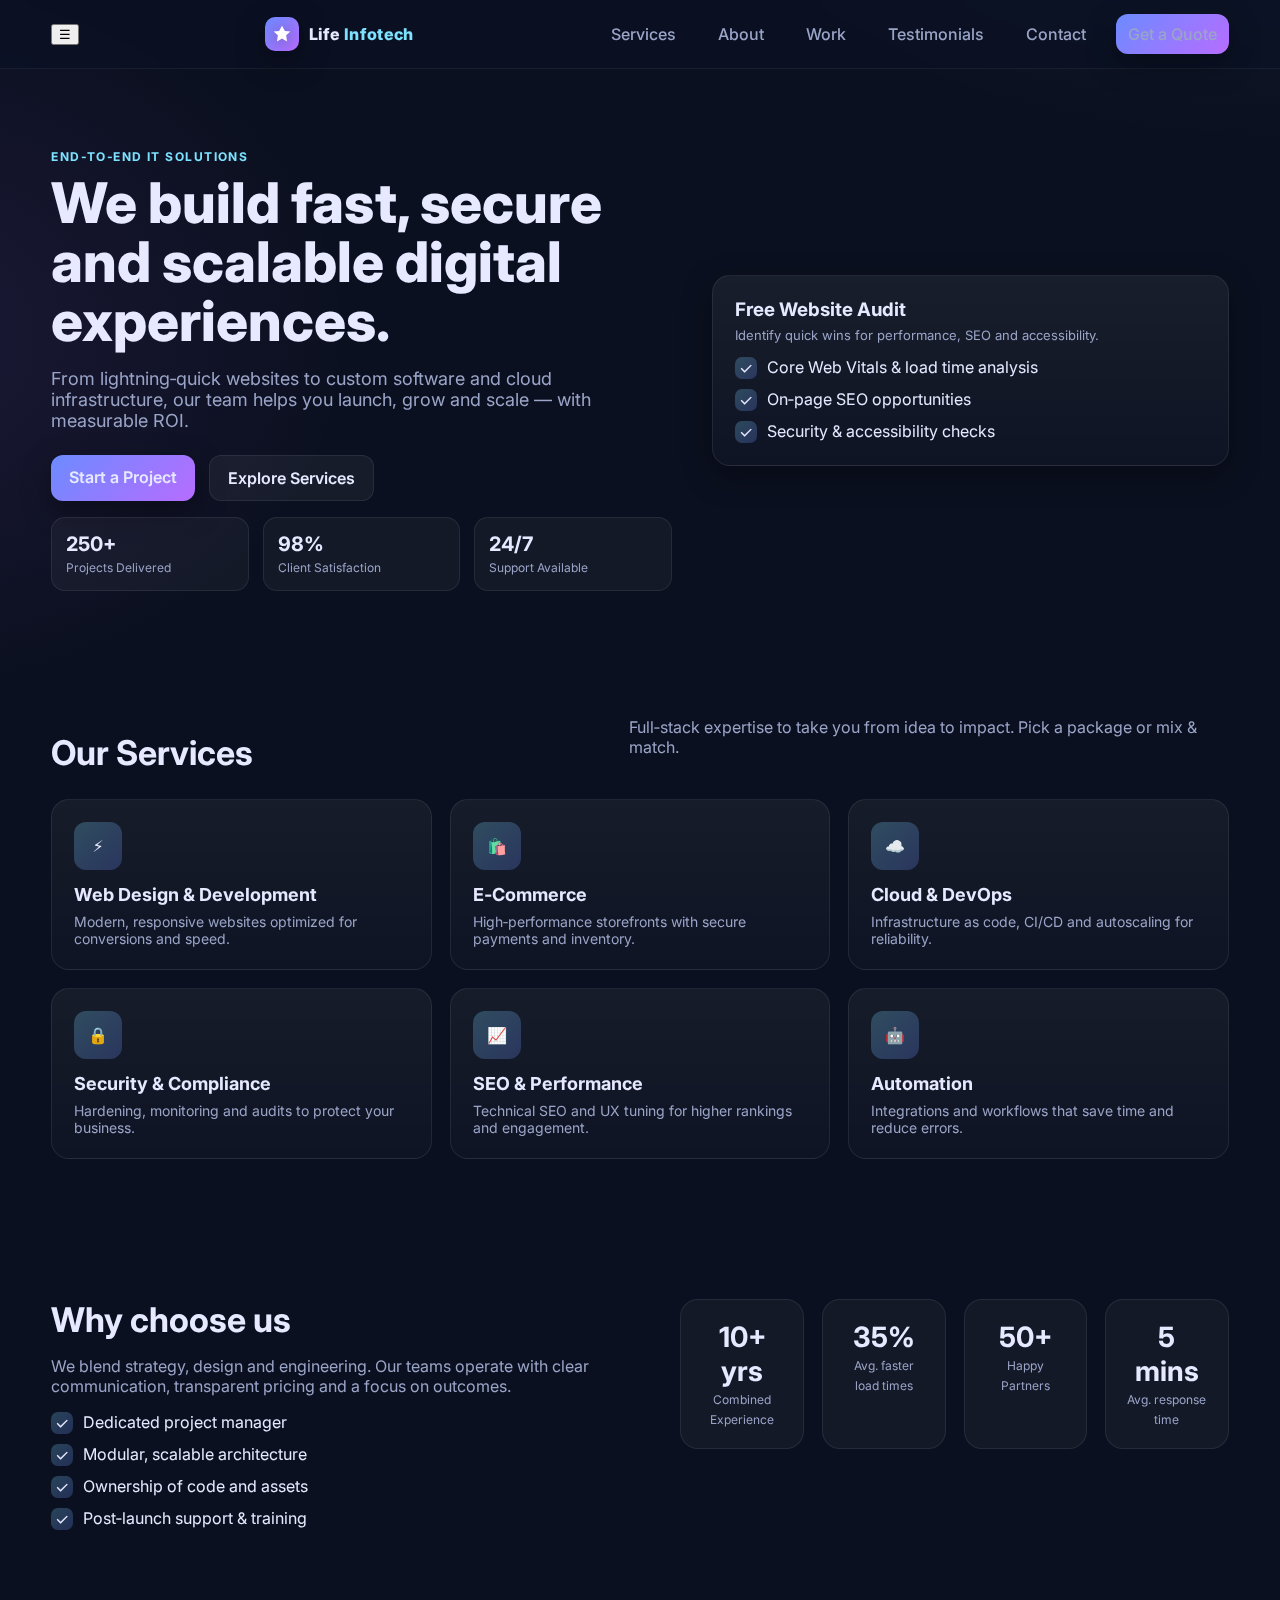
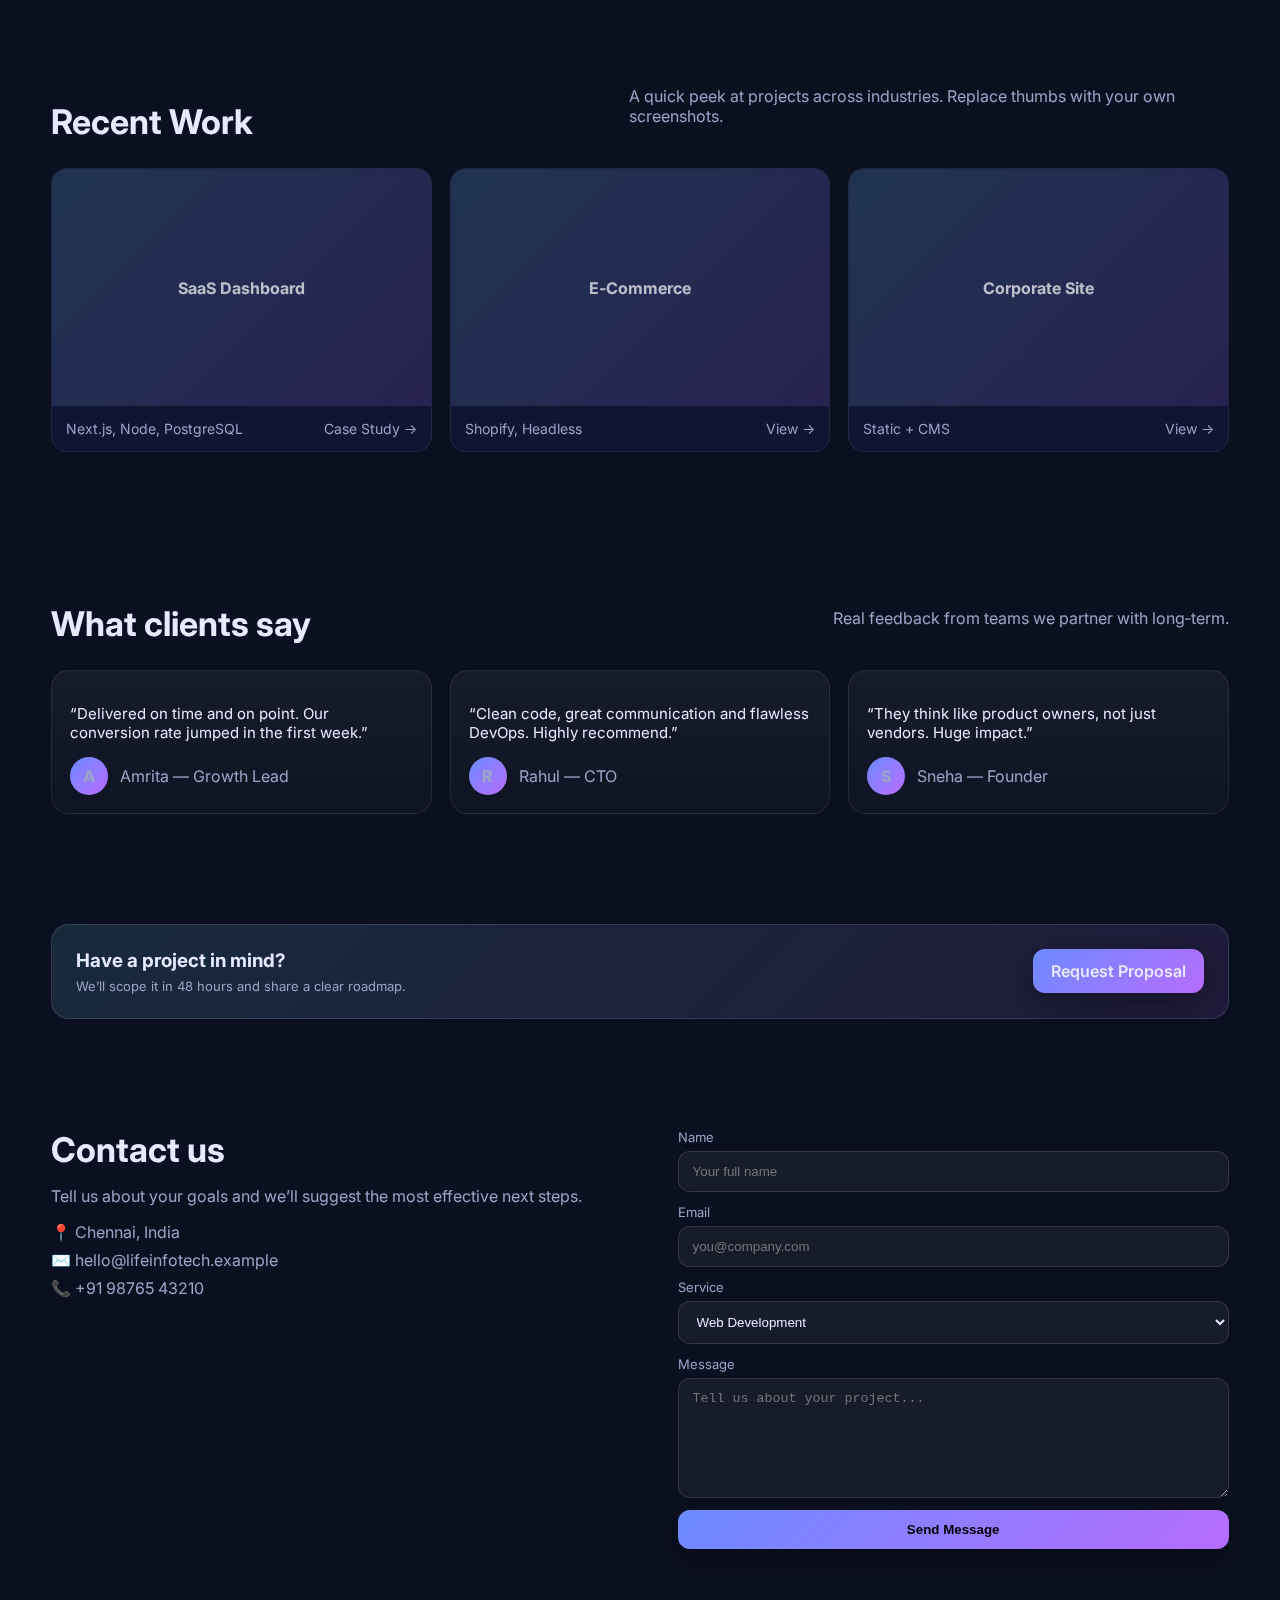
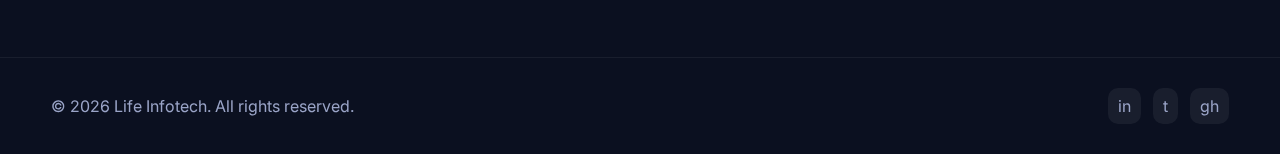
<file: NEW.html>
<!DOCTYPE html>
<html lang="en">
<head>
  <meta charset="UTF-8" />
  <meta name="viewport" content="width=device-width, initial-scale=1" />
  <title>Life Infotech — IT Solutions & Services</title>
  <meta name="description" content="IT services company website template — HTML & CSS only, responsive and fast.">
  <link rel="preconnect" href="https://fonts.googleapis.com">
  <link rel="preconnect" href="https://fonts.gstatic.com" crossorigin>
  <link href="https://fonts.googleapis.com/css2?family=Inter:wght@300;400;500;600;700;800&display=swap" rel="stylesheet">
  <style>
    :root {
      --bg: #0b1020;
      --card: #111735;
      --muted: #9aa4c7;
      --text: #e6e9ff;
      --brand: #6c8bff;
      --brand-2: #7ce2ff;
      --accent: #b76cff;
      --success: #22c55e;
      --warning: #f59e0b;
      --danger: #ef4444;
      --radius: 18px;
      --shadow: 0 10px 30px rgba(0,0,0,.35);
    }
    * { box-sizing: border-box; }
    html { scroll-behavior: smooth; }
    body {
      margin: 0; font-family: Inter, system-ui, -apple-system, Segoe UI, Roboto, Arial, "Noto Sans", sans-serif; color: var(--text); background: radial-gradient(1200px 800px at 100% -10%, rgba(124,226,255,.10), transparent 60%), radial-gradient(800px 600px at -10% 10%, rgba(183,108,255,.10), transparent 60%), var(--bg);
    }
    a { color: inherit; text-decoration: none; }
    img { max-width: 100%; display: block; }
    .container { width: min(1200px, 92%); margin: 0 auto; }

    /* Header */
    header {
      position: sticky; top: 0; z-index: 50; backdrop-filter: saturate(140%) blur(10px);
      background: rgba(11,16,32,.6); border-bottom: 1px solid rgba(255,255,255,.06);
    }
    .nav {
      display: flex; align-items: center; justify-content: space-between; gap: 16px; padding: 14px 0;
    }
    .logo { display: inline-flex; align-items: center; gap: 10px; font-weight: 800; letter-spacing: .3px; }
    .logo-badge { width: 34px; height: 34px; border-radius: 10px; background: linear-gradient(135deg, var(--brand), var(--accent)); display: grid; place-items: center; box-shadow: var(--shadow); }
    .logo-badge svg { filter: drop-shadow(0 2px 8px rgba(0,0,0,.4)); }
    .nav-links { display: flex; gap: 18px; align-items: center; }
    .nav-links a { padding: 10px 12px; border-radius: 12px; color: var(--muted); font-weight: 500; }
    .nav-links a:hover { color: var(--text); background: rgba(255,255,255,.06); }
    .cta { padding: 10px 16px; border-radius: 999px; background: linear-gradient(135deg, var(--brand), var(--accent)); font-weight: 700; box-shadow: var(--shadow); }

    /* Hero */
    .hero { padding: 80px 0 40px; position: relative; overflow: hidden; }
    .hero-grid { display: grid; grid-template-columns: 1.2fr 1fr; gap: 40px; align-items: center; }
    .eyebrow { color: var(--brand-2); font-weight: 700; letter-spacing: .12em; text-transform: uppercase; font-size: 12px; }
    .headline { font-size: clamp(32px, 5vw, 56px); line-height: 1.05; font-weight: 800; margin: 10px 0 14px; }
    .subhead { color: var(--muted); font-size: clamp(14px, 2.1vw, 18px); max-width: 60ch; }
    .hero-cta { margin-top: 24px; display: flex; gap: 14px; flex-wrap: wrap; }
    .btn { padding: 12px 18px; border-radius: 12px; border: 1px solid rgba(255,255,255,.08); font-weight: 600; }
    .btn.primary { background: linear-gradient(135deg, var(--brand), var(--accent)); border: none; box-shadow: var(--shadow); }
    .btn.ghost { background: rgba(255,255,255,.05); color: var(--text); }

    .hero-card { background: linear-gradient(180deg, rgba(255,255,255,.06), rgba(255,255,255,.02)); border: 1px solid rgba(255,255,255,.08); padding: 22px; border-radius: var(--radius); box-shadow: var(--shadow); }
    .kpis { display: grid; grid-template-columns: repeat(3, 1fr); gap: 14px; margin-top: 16px; }
    .kpi { background: rgba(255,255,255,.04); border: 1px solid rgba(255,255,255,.08); border-radius: 14px; padding: 14px; }
    .kpi strong { display: block; font-size: 20px; }
    .kpi span { color: var(--muted); font-size: 12px; }

    /* Section base */
    section { padding: 70px 0; }
    .section-head { display: flex; align-items: end; justify-content: space-between; gap: 20px; margin-bottom: 26px; }
    .section-title { font-size: clamp(22px, 3vw, 34px); margin: 0; }
    .section-desc { color: var(--muted); max-width: 60ch; }

    /* Services */
    .cards { display: grid; grid-template-columns: repeat(3, 1fr); gap: 18px; }
    .card { background: linear-gradient(180deg, rgba(255,255,255,.05), rgba(255,255,255,.02)); border: 1px solid rgba(255,255,255,.08); border-radius: var(--radius); padding: 22px; transition: transform .2s ease, box-shadow .2s ease; }
    .card:hover { transform: translateY(-4px); box-shadow: 0 14px 40px rgba(0,0,0,.3); }
    .card .icon { width: 48px; height: 48px; border-radius: 12px; display: grid; place-items: center; background: linear-gradient(135deg, rgba(124,226,255,.25), rgba(108,139,255,.25)); margin-bottom: 14px; }
    .card h3 { margin: 0 0 8px; font-size: 18px; }
    .card p { margin: 0; color: var(--muted); font-size: 14px; }

    /* About */
    .about-grid { display: grid; grid-template-columns: 1.1fr 1fr; gap: 26px; }
    .list { list-style: none; padding: 0; margin: 0; display: grid; gap: 10px; }
    .list li { display: grid; grid-template-columns: 22px 1fr; gap: 10px; align-items: start; }
    .tick { width: 22px; height: 22px; border-radius: 7px; display: grid; place-items: center; background: linear-gradient(135deg, rgba(124,226,255,.25), rgba(108,139,255,.25)); }

    /* Stats band */
    .stats { display: grid; grid-template-columns: repeat(4, 1fr); gap: 18px; }
    .stat { text-align: center; background: rgba(255,255,255,.04); border: 1px solid rgba(255,255,255,.08); border-radius: var(--radius); padding: 20px; }
    .stat strong { font-size: 28px; display: block; }
    .stat span { color: var(--muted); font-size: 12px; }

    /* Portfolio */
    .portfolio { display: grid; grid-template-columns: repeat(3, 1fr); gap: 18px; }
    .work { border-radius: 16px; overflow: hidden; border: 1px solid rgba(255,255,255,.08); background: #0f1533; }
    .work .thumb { aspect-ratio: 16/10; background: linear-gradient(135deg, rgba(124,226,255,.15), rgba(183,108,255,.15)); display: grid; place-items: center; font-weight: 700; color: rgba(255,255,255,.7); }
    .work .meta { padding: 14px; color: var(--muted); font-size: 14px; display: flex; align-items: center; justify-content: space-between; }

    /* Testimonials */
    .testimonials { display: grid; grid-template-columns: repeat(3, 1fr); gap: 18px; }
    .quote { background: linear-gradient(180deg, rgba(255,255,255,.05), rgba(255,255,255,.02)); border: 1px solid rgba(255,255,255,.08); border-radius: var(--radius); padding: 18px; }
    .quote p { color: var(--text); font-size: 15px; }
    .quote .who { display: flex; align-items: center; gap: 12px; margin-top: 14px; color: var(--muted); }
    .avatar { width: 38px; height: 38px; border-radius: 50%; background: linear-gradient(135deg, var(--brand), var(--accent)); display: grid; place-items: center; font-weight: 800; }

    /* Contact */
    .contact-grid { display: grid; grid-template-columns: 1.1fr 1fr; gap: 20px; }
    form { display: grid; gap: 12px; }
    .field { display: grid; gap: 6px; }
    .field label { color: var(--muted); font-size: 13px; }
    .field input, .field textarea, .field select {
      width: 100%; padding: 12px 14px; border-radius: 12px; border: 1px solid rgba(255,255,255,.12); background: rgba(255,255,255,.05); color: var(--text);
    }
    textarea { min-height: 120px; resize: vertical; }
    .note { color: var(--muted); font-size: 13px; }

    /* Footer */
    footer { border-top: 1px solid rgba(255,255,255,.06); padding: 30px 0; color: var(--muted); }
    .foot { display: grid; grid-template-columns: 1fr auto; align-items: center; gap: 20px; }
    .social { display: flex; gap: 12px; }
    .social a { padding: 8px 10px; border-radius: 10px; background: rgba(255,255,255,.06); }

    /* Responsive */
    @media (max-width: 1024px){
      .hero-grid, .about-grid, .contact-grid { grid-template-columns: 1fr; }
    }
    @media (max-width: 820px){
      .cards, .portfolio, .testimonials { grid-template-columns: 1fr 1fr; }
      .stats { grid-template-columns: 1fr 1fr; }
    }
    @media (max-width: 560px){
      .nav-links { display: none; }
      .cards, .portfolio, .testimonials { grid-template-columns: 1fr; }
    }
  </style>
</head>
<body>
  <!-- Header -->
  <header>
    <div class="container nav">
      <a href="#top" class="logo">
        <span class="logo-badge" aria-hidden="true">
          <svg width="20" height="20" viewBox="0 0 24 24" fill="none" xmlns="http://www.w3.org/2000/svg">
            <path d="M12 2l3.5 6.5L22 9l-5 4.5L18 21l-6-3.5L6 21l1-7.5L2 9l6.5-.5L12 2z" fill="white"/>
          </svg>
        </span>
        <span>Life <span style="color:var(--brand-2)">Infotech</span></span>
      </a>
      <nav class="nav-links">
        <a href="#services">Services</a>
        <a href="#about">About</a>
        <a href="#work">Work</a>
        <a href="#testimonials">Testimonials</a>
        <a href="#contact">Contact</a>
        <a class="cta" href="#contact">Get a Quote</a>
      </nav>
    </div>
  </header>

  <!-- Hero -->
  <main id="top" class="hero">
    <div class="container hero-grid">
      <div>
        <div class="eyebrow">End‑to‑end IT solutions</div>
        <h1 class="headline">We build fast, secure and scalable digital experiences.</h1>
        <p class="subhead">From lightning‑quick websites to custom software and cloud infrastructure, our team helps you launch, grow and scale — with measurable ROI.</p>
        <div class="hero-cta">
          <a class="btn primary" href="#contact">Start a Project</a>
          <a class="btn ghost" href="#services">Explore Services</a>
        </div>
        <div class="kpis">
          <div class="kpi"><strong>250+</strong><span>Projects Delivered</span></div>
          <div class="kpi"><strong>98%</strong><span>Client Satisfaction</span></div>
          <div class="kpi"><strong>24/7</strong><span>Support Available</span></div>
        </div>
      </div>
      <div class="hero-card">
        <h3 style="margin:0 0 6px">Free Website Audit</h3>
        <p class="note" style="margin:0 0 14px">Identify quick wins for performance, SEO and accessibility.</p>
        <ul class="list">
          <li><span class="tick">✓</span><span>Core Web Vitals & load time analysis</span></li>
          <li><span class="tick">✓</span><span>On‑page SEO opportunities</span></li>
          <li><span class="tick">✓</span><span>Security & accessibility checks</span></li>
        </ul>
      </div>
    </div>
  </main>

  <!-- Services -->
  <section id="services">
    <div class="container">
      <div class="section-head">
        <h2 class="section-title">Our Services</h2>
        <p class="section-desc">Full‑stack expertise to take you from idea to impact. Pick a package or mix & match.</p>
      </div>
      <div class="cards">
        <article class="card">
          <div class="icon">⚡</div>
          <h3>Web Design & Development</h3>
          <p>Modern, responsive websites optimized for conversions and speed.</p>
        </article>
        <article class="card">
          <div class="icon">🛍️</div>
          <h3>E‑Commerce</h3>
          <p>High‑performance storefronts with secure payments and inventory.</p>
        </article>
        <article class="card">
          <div class="icon">☁️</div>
          <h3>Cloud & DevOps</h3>
          <p>Infrastructure as code, CI/CD and autoscaling for reliability.</p>
        </article>
        <article class="card">
          <div class="icon">🔒</div>
          <h3>Security & Compliance</h3>
          <p>Hardening, monitoring and audits to protect your business.</p>
        </article>
        <article class="card">
          <div class="icon">📈</div>
          <h3>SEO & Performance</h3>
          <p>Technical SEO and UX tuning for higher rankings and engagement.</p>
        </article>
        <article class="card">
          <div class="icon">🤖</div>
          <h3>Automation</h3>
          <p>Integrations and workflows that save time and reduce errors.</p>
        </article>
      </div>
    </div>
  </section>

  <!-- About -->
  <section id="about">
    <div class="container about-grid">
      <div>
        <div class="section-head" style="margin:0 0 10px">
          <h2 class="section-title">Why choose us</h2>
        </div>
        <p class="section-desc">We blend strategy, design and engineering. Our teams operate with clear communication, transparent pricing and a focus on outcomes.</p>
        <ul class="list" style="margin-top:14px">
          <li><span class="tick">✓</span><span>Dedicated project manager</span></li>
          <li><span class="tick">✓</span><span>Modular, scalable architecture</span></li>
          <li><span class="tick">✓</span><span>Ownership of code and assets</span></li>
          <li><span class="tick">✓</span><span>Post‑launch support & training</span></li>
        </ul>
      </div>
      <div>
        <div class="stats">
          <div class="stat"><strong>10+ yrs</strong><span>Combined Experience</span></div>
          <div class="stat"><strong>35%</strong><span>Avg. faster load times</span></div>
          <div class="stat"><strong>50+</strong><span>Happy Partners</span></div>
          <div class="stat"><strong>5 mins</strong><span>Avg. response time</span></div>
        </div>
      </div>
    </div>
  </section>

  <!-- Work -->
  <section id="work">
    <div class="container">
      <div class="section-head">
        <h2 class="section-title">Recent Work</h2>
        <p class="section-desc">A quick peek at projects across industries. Replace thumbs with your own screenshots.</p>
      </div>
      <div class="portfolio">
        <article class="work">
          <div class="thumb">SaaS Dashboard</div>
          <div class="meta"><span>Next.js, Node, PostgreSQL</span><a href="#">Case Study →</a></div>
        </article>
        <article class="work">
          <div class="thumb">E‑Commerce</div>
          <div class="meta"><span>Shopify, Headless</span><a href="#">View →</a></div>
        </article>
        <article class="work">
          <div class="thumb">Corporate Site</div>
          <div class="meta"><span>Static + CMS</span><a href="#">View →</a></div>
        </article>
      </div>
    </div>
  </section>

  <!-- Testimonials -->
  <section id="testimonials">
    <div class="container">
      <div class="section-head">
        <h2 class="section-title">What clients say</h2>
        <p class="section-desc">Real feedback from teams we partner with long‑term.</p>
      </div>
      <div class="testimonials">
        <article class="quote">
          <p>“Delivered on time and on point. Our conversion rate jumped in the first week.”</p>
          <div class="who"><span class="avatar">A</span><span>Amrita — Growth Lead</span></div>
        </article>
        <article class="quote">
          <p>“Clean code, great communication and flawless DevOps. Highly recommend.”</p>
          <div class="who"><span class="avatar">R</span><span>Rahul — CTO</span></div>
        </article>
        <article class="quote">
          <p>“They think like product owners, not just vendors. Huge impact.”</p>
          <div class="who"><span class="avatar">S</span><span>Sneha — Founder</span></div>
        </article>
      </div>
    </div>
  </section>

  <!-- CTA Band -->
  <section aria-label="CTA" style="padding: 40px 0;">
    <div class="container" style="background: linear-gradient(135deg, rgba(124,226,255,.12), rgba(183,108,255,.12)); border: 1px solid rgba(255,255,255,.12); border-radius: var(--radius); padding: 24px; display: grid; grid-template-columns: 1fr auto; gap: 18px; align-items: center;">
      <div>
        <h3 style="margin:0 0 6px">Have a project in mind?</h3>
        <p class="note" style="margin:0">We’ll scope it in 48 hours and share a clear roadmap.</p>
      </div>
      <a class="btn primary" href="#contact">Request Proposal</a>
    </div>
  </section>

  <!-- Contact -->
  <section id="contact">
    <div class="container contact-grid">
      <div>
        <div class="section-head" style="margin:0 0 12px">
          <h2 class="section-title">Contact us</h2>
        </div>
        <p class="section-desc">Tell us about your goals and we’ll suggest the most effective next steps.</p>
        <div style="margin-top:14px; display:grid; gap:8px; color:var(--muted)">
          <div>📍 Chennai, India</div>
          <div>✉️ hello@lifeinfotech.example</div>
          <div>📞 +91 98765 43210</div>
        </div>
      </div>
      <div>
        <form action="#" method="post" onsubmit="return false;">
          <div class="field">
            <label for="name">Name</label>
            <input id="name" name="name" type="text" placeholder="Your full name" required>
          </div>
          <div class="field">
            <label for="email">Email</label>
            <input id="email" name="email" type="email" placeholder="you@company.com" required>
          </div>
          <div class="field">
            <label for="service">Service</label>
            <select id="service" name="service">
              <option>Web Development</option>
              <option>SEO & Performance</option>
              <option>Cloud & DevOps</option>
              <option>Automation</option>
            </select>
          </div>
          <div class="field">
            <label for="message">Message</label>
            <textarea id="message" name="message" placeholder="Tell us about your project..."></textarea>
          </div>
          <button class="btn primary" type="submit">Send Message</button>
          <p class="note"></p>
        </form>
      </div>
    </div>
  </section>

  <!-- Footer -->
  <footer>
    <div class="container foot">
      <div>© <span id="y"></span> Life Infotech. All rights reserved.</div>
      <div class="social">
        <a href="#" aria-label="LinkedIn">in</a>
        <a href="#" aria-label="Twitter">t</a>
        <a href="#" aria-label="GitHub">gh</a>
      </div>
    </div>
  </footer>

  <!-- Year (no external JS needed; optional) -->
  <script>
    document.getElementById('y').textContent = new Date().getFullYear();
  </script>
  <script>
  // script.js

// Smooth scroll for navigation links
document.querySelectorAll('a[href^="#"]').forEach(anchor => {
  anchor.addEventListener('click', function (e) {
    e.preventDefault();
    document.querySelector(this.getAttribute('href')).scrollIntoView({
      behavior: 'smooth'
    });
  });
});

// Mobile menu toggle
const nav = document.querySelector('.nav-links');
const toggleBtn = document.createElement('button');
toggleBtn.innerText = "☰";
toggleBtn.className = "menu-toggle";
document.querySelector('.nav').prepend(toggleBtn);

toggleBtn.addEventListener('click', () => {
  nav.style.display = nav.style.display === "flex" ? "none" : "flex";
});

// Form validation
const form = document.querySelector('form');
form.addEventListener('submit', function (e) {
  e.preventDefault();

  const name = document.getElementById('name');
  const email = document.getElementById('email');
  const message = document.getElementById('message');

  if (name.value.trim() === "" || email.value.trim() === "" || message.value.trim() === "") {
    alert("Please fill in all fields.");
    return;
  }

  if (!/\S+@\S+\.\S+/.test(email.value)) {
    alert("Please enter a valid email address.");
    return;
  }

  alert("Message sent successfully (demo). Connect with backend to process data.");
  form.reset();
});

// Back-to-top button
const backToTop = document.createElement("button");
backToTop.innerText = "↑";
backToTop.id = "backToTop";
backToTop.style.cssText = `
  position: fixed;
  bottom: 20px;
  right: 20px;
  padding: 10px 14px;
  border-radius: 50%;
  background: #6c8bff;
  color: white;
  border: none;
  display: none;
  cursor: pointer;
  box-shadow: 0 4px 12px rgba(0,0,0,.3);
`;

document.body.appendChild(backToTop);

window.addEventListener("scroll", () => {
  backToTop.style.display = window.scrollY > 300 ? "block" : "none";
});

backToTop.addEventListener("click", () => {
  window.scrollTo({ top: 0, behavior: "smooth" });
});
</script>
</body>
</html>
</file>
